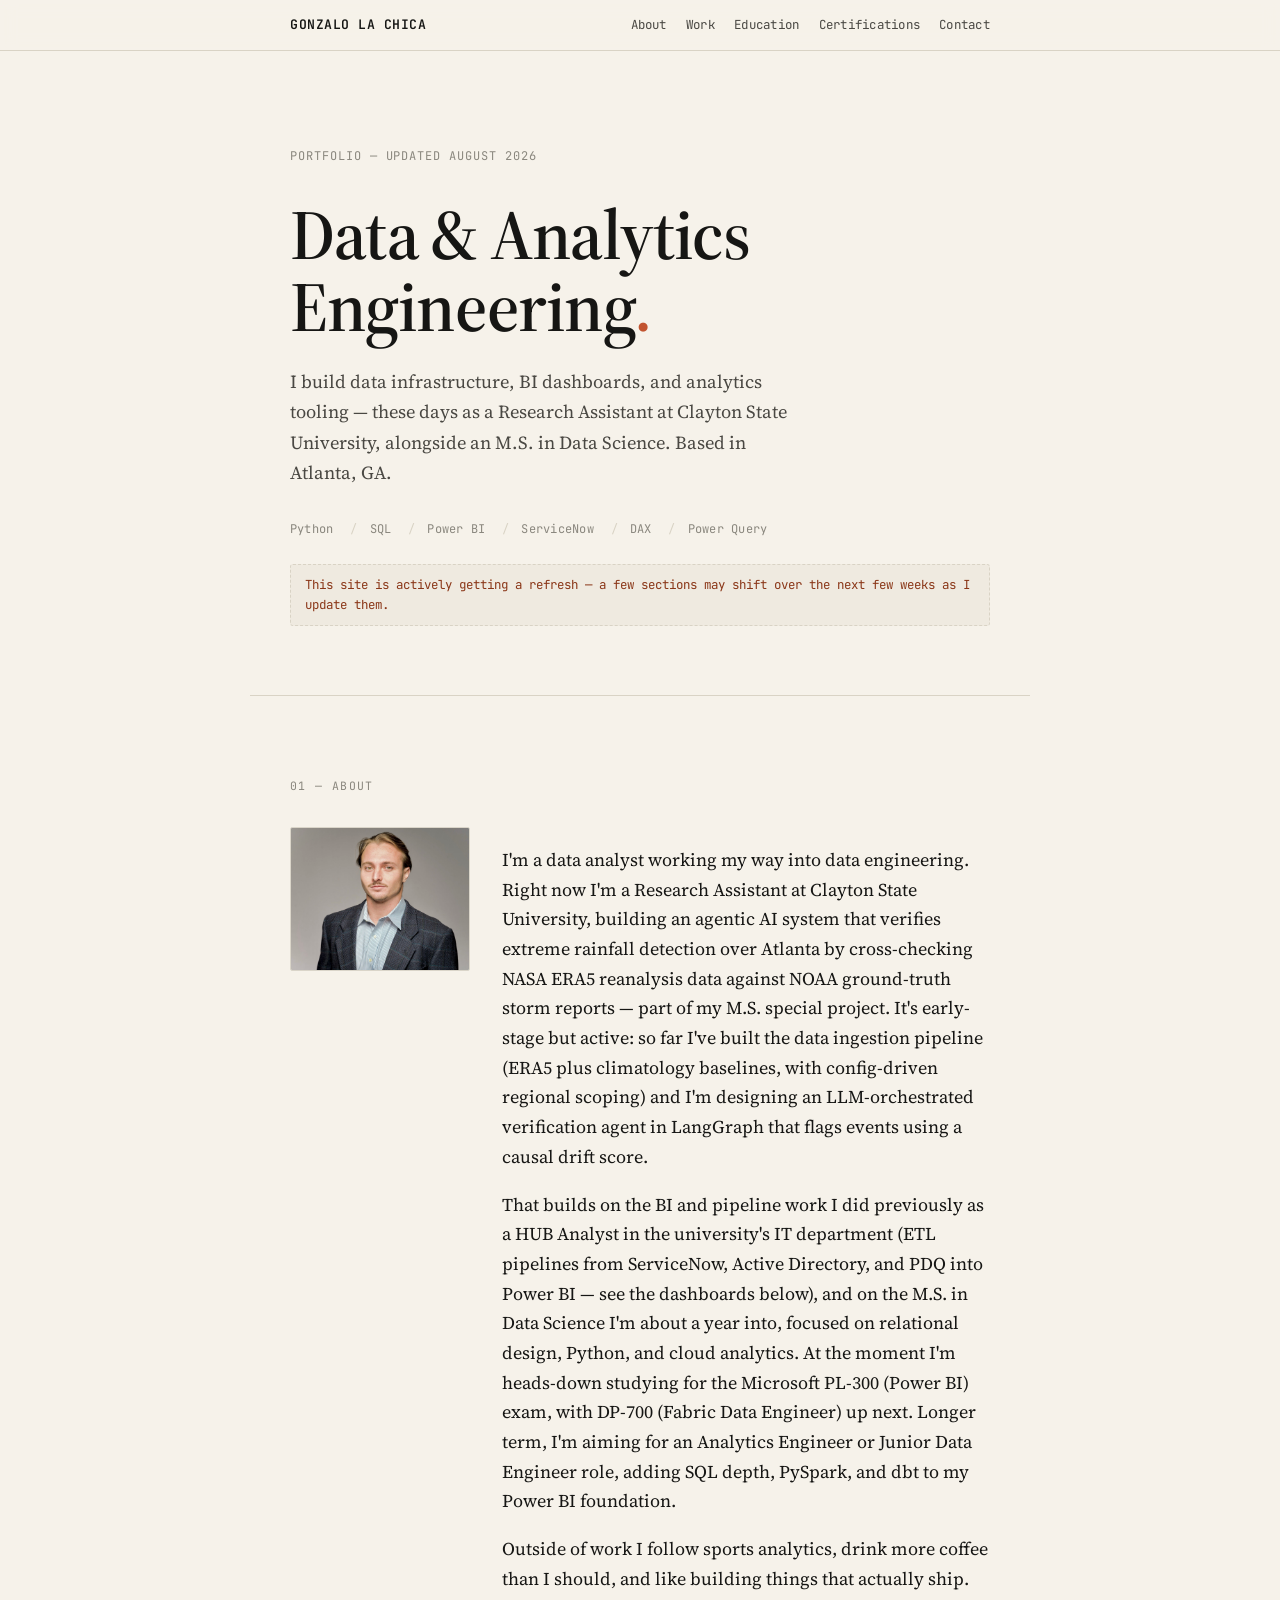
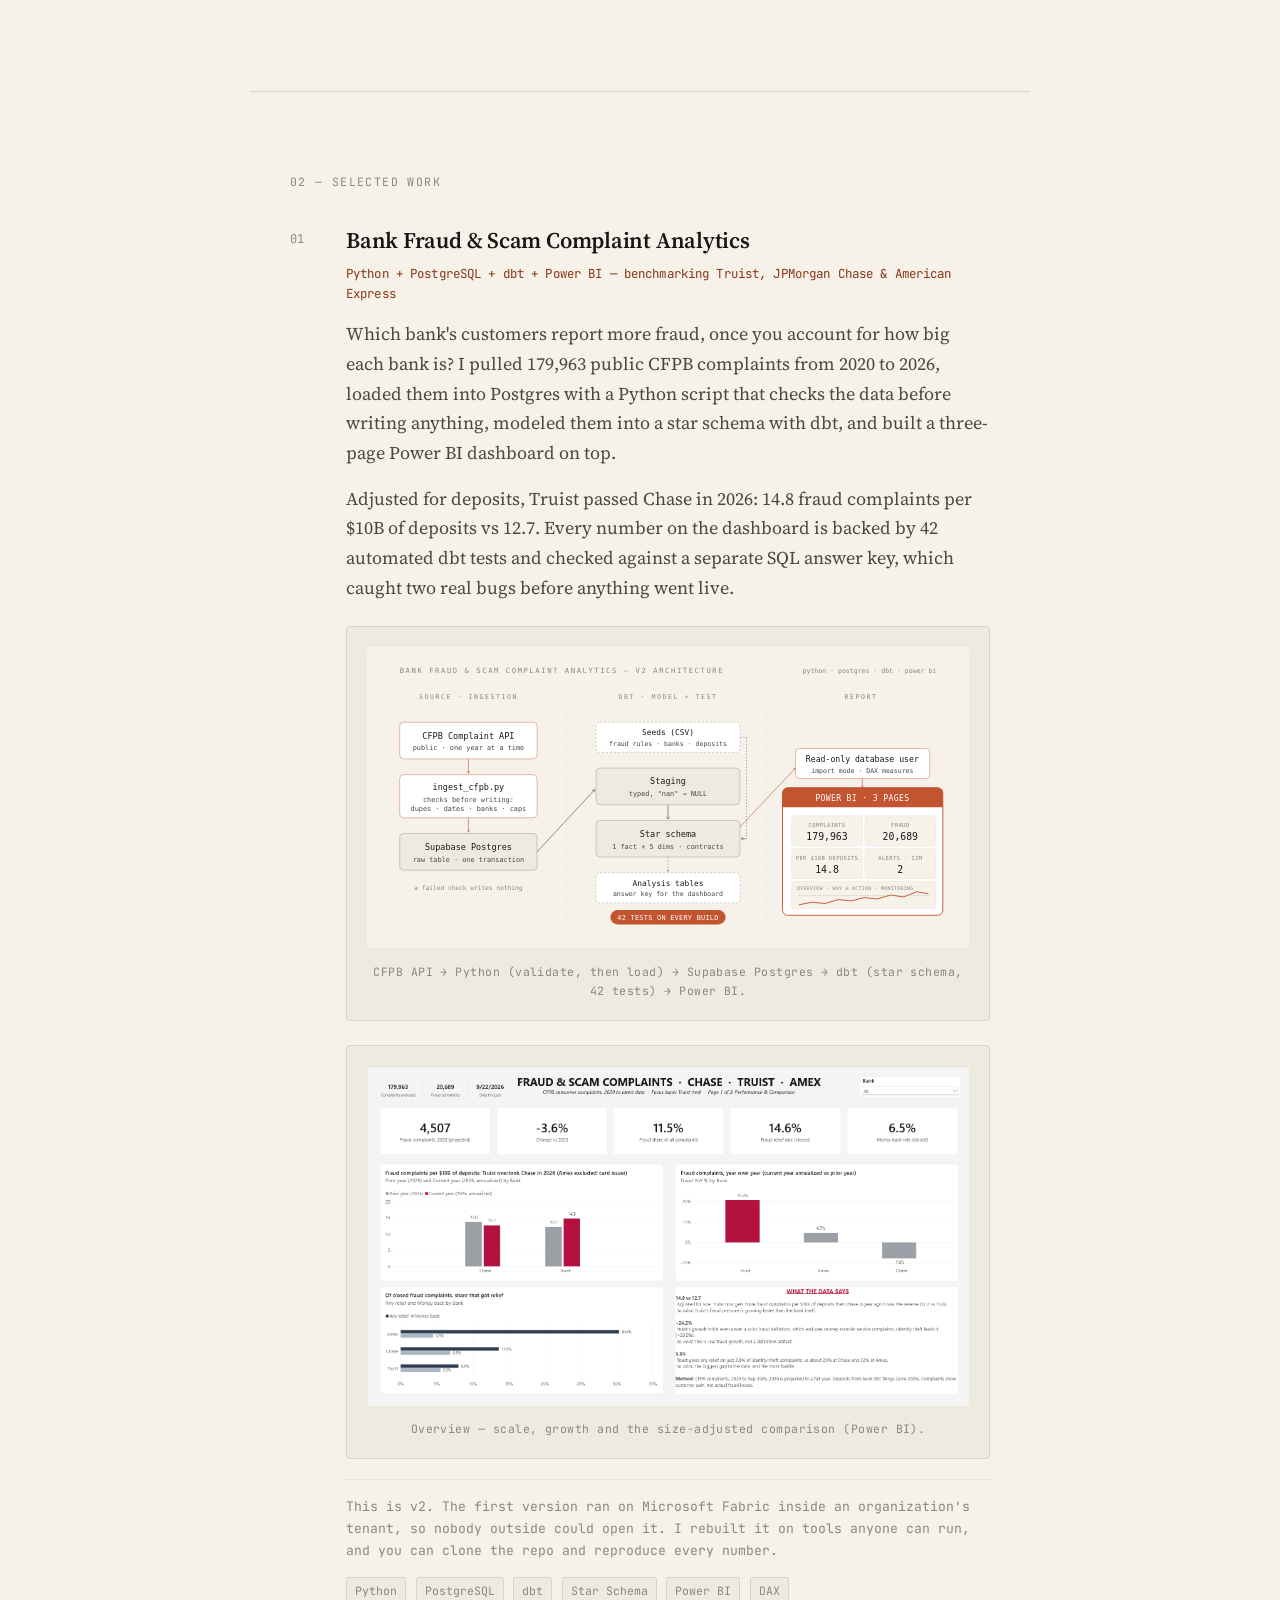
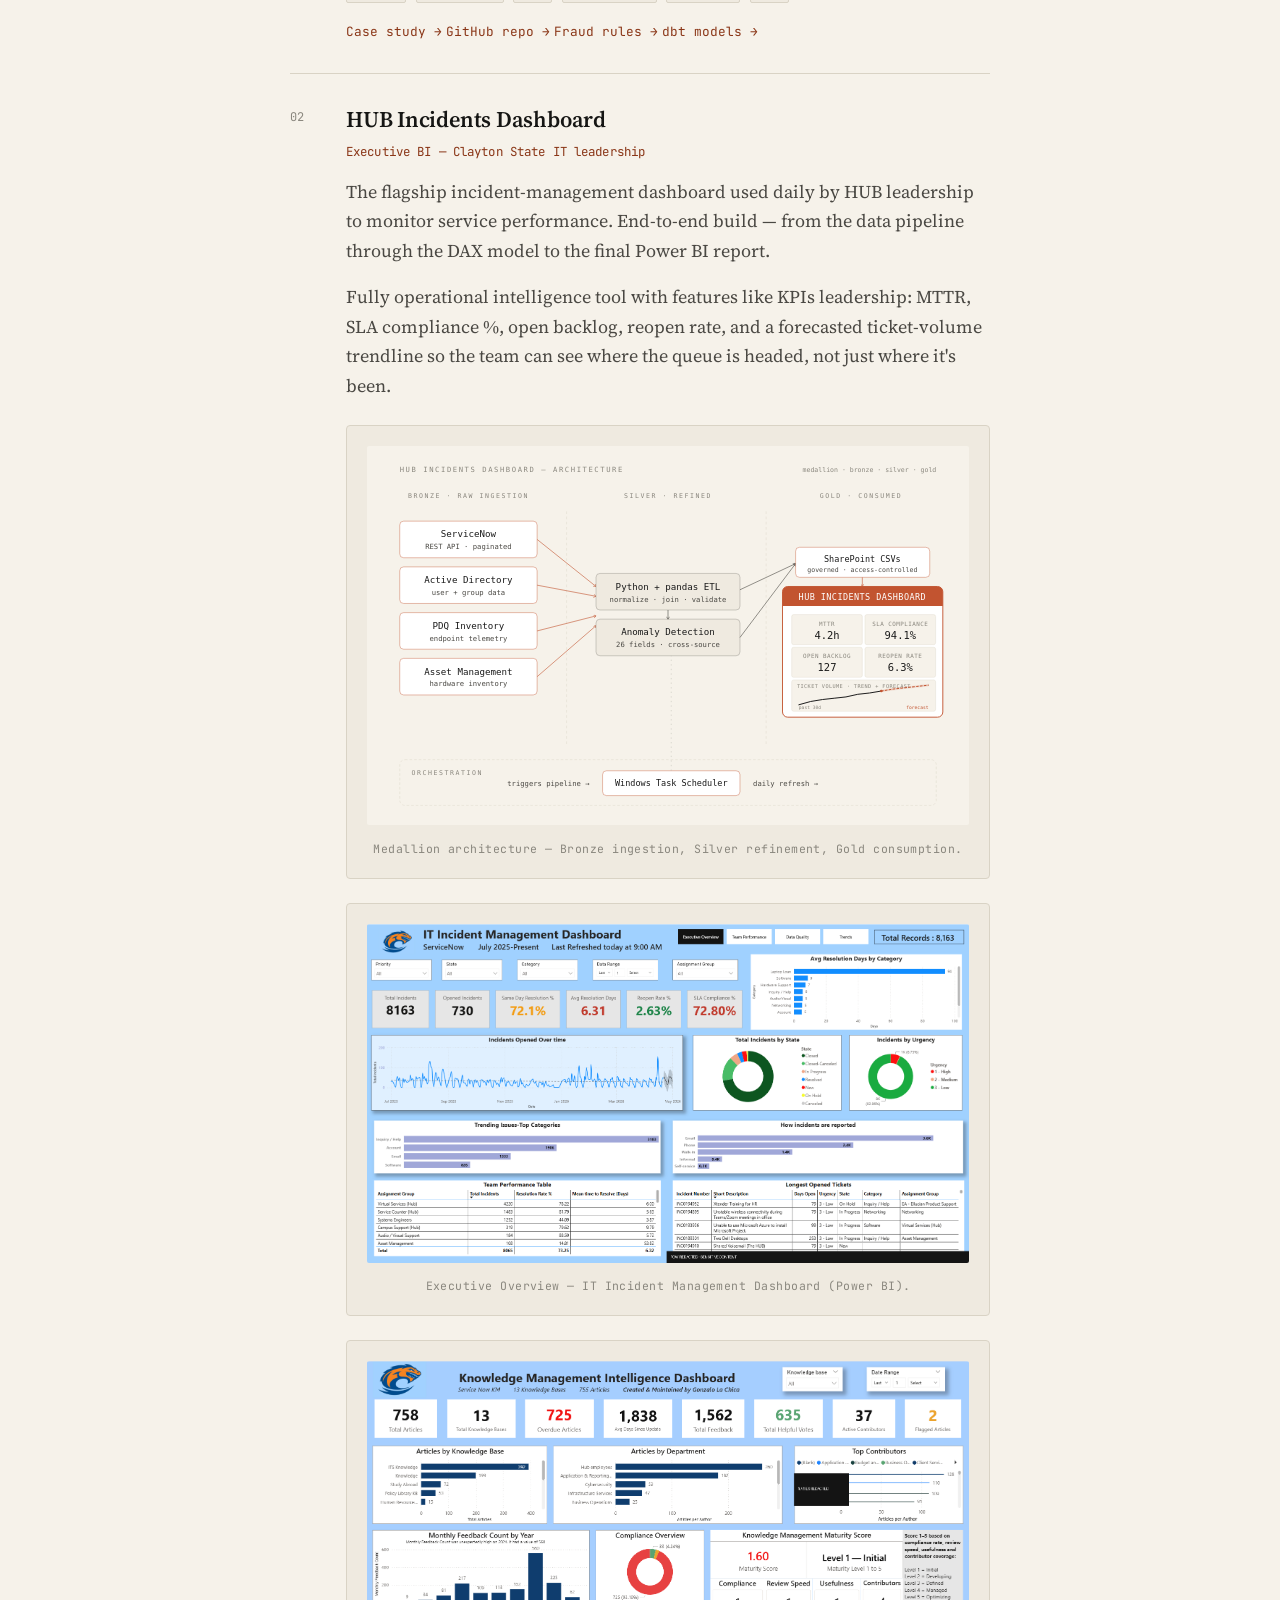
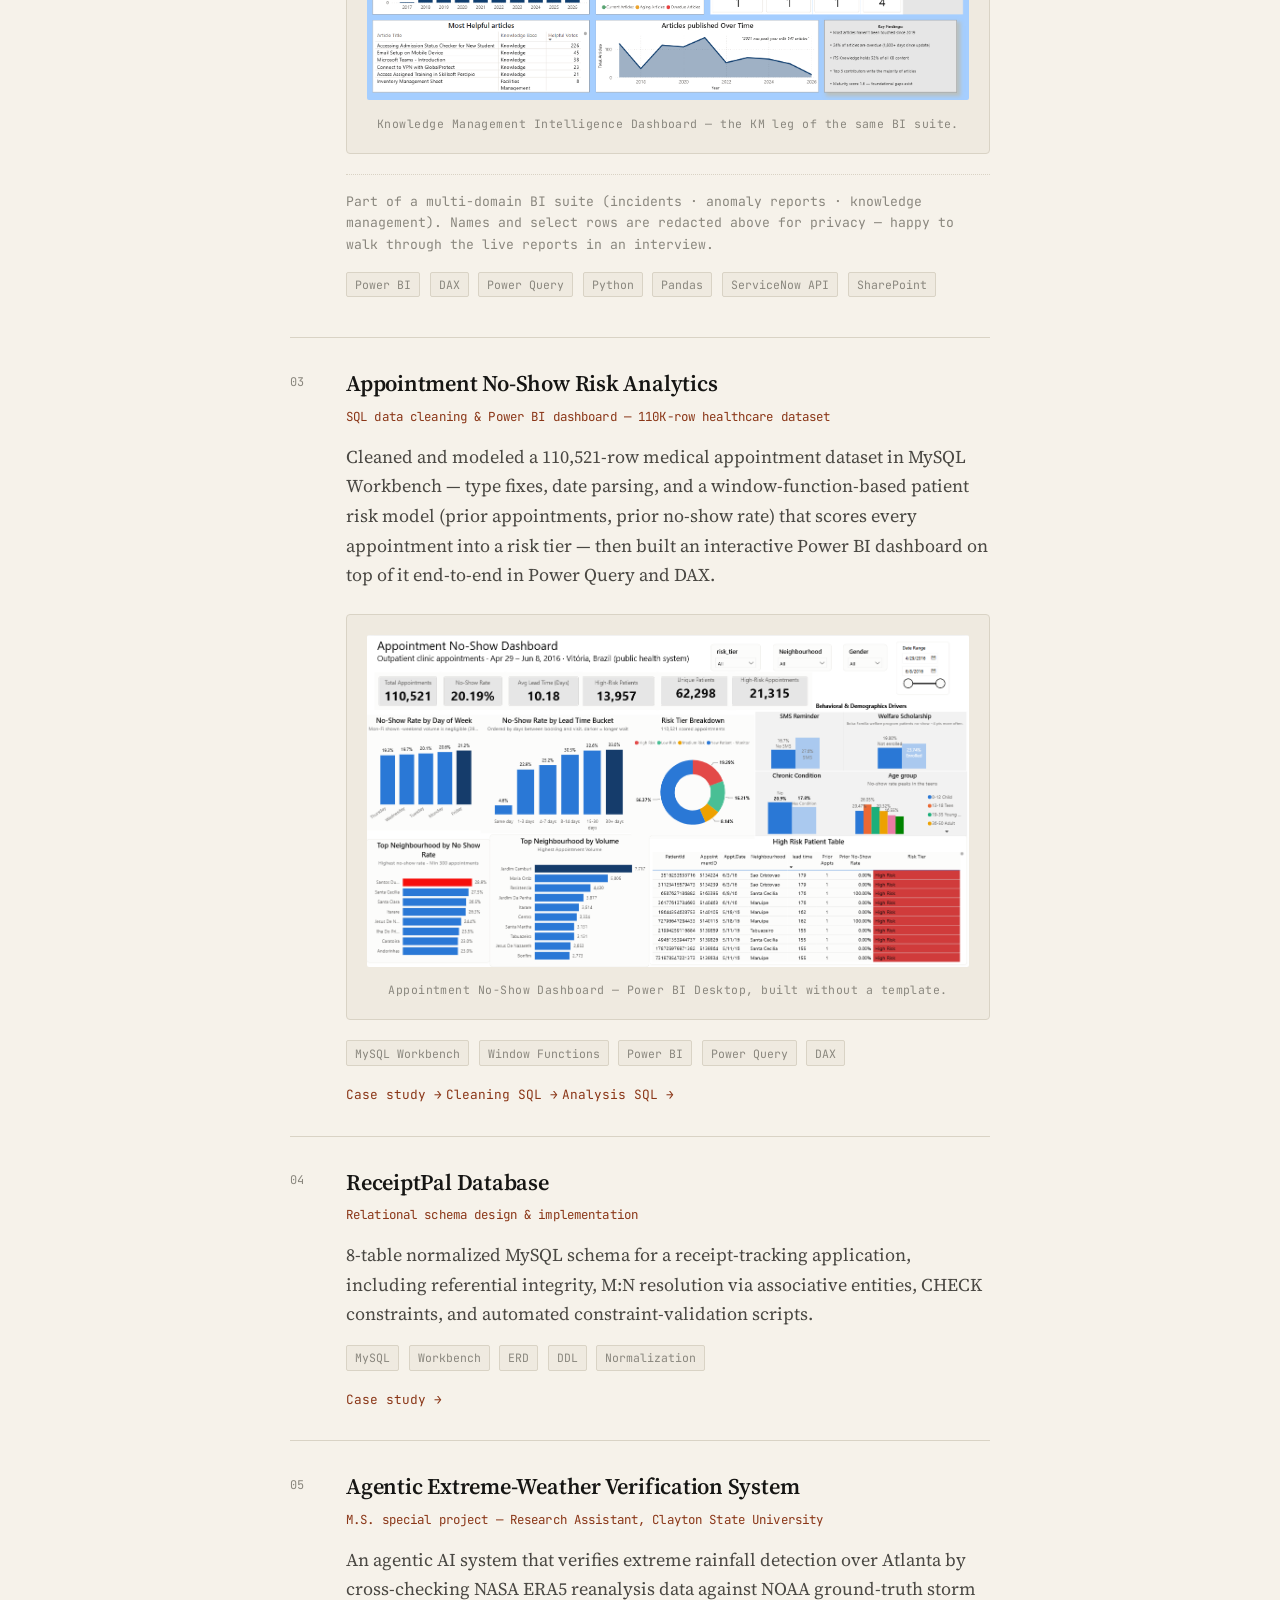
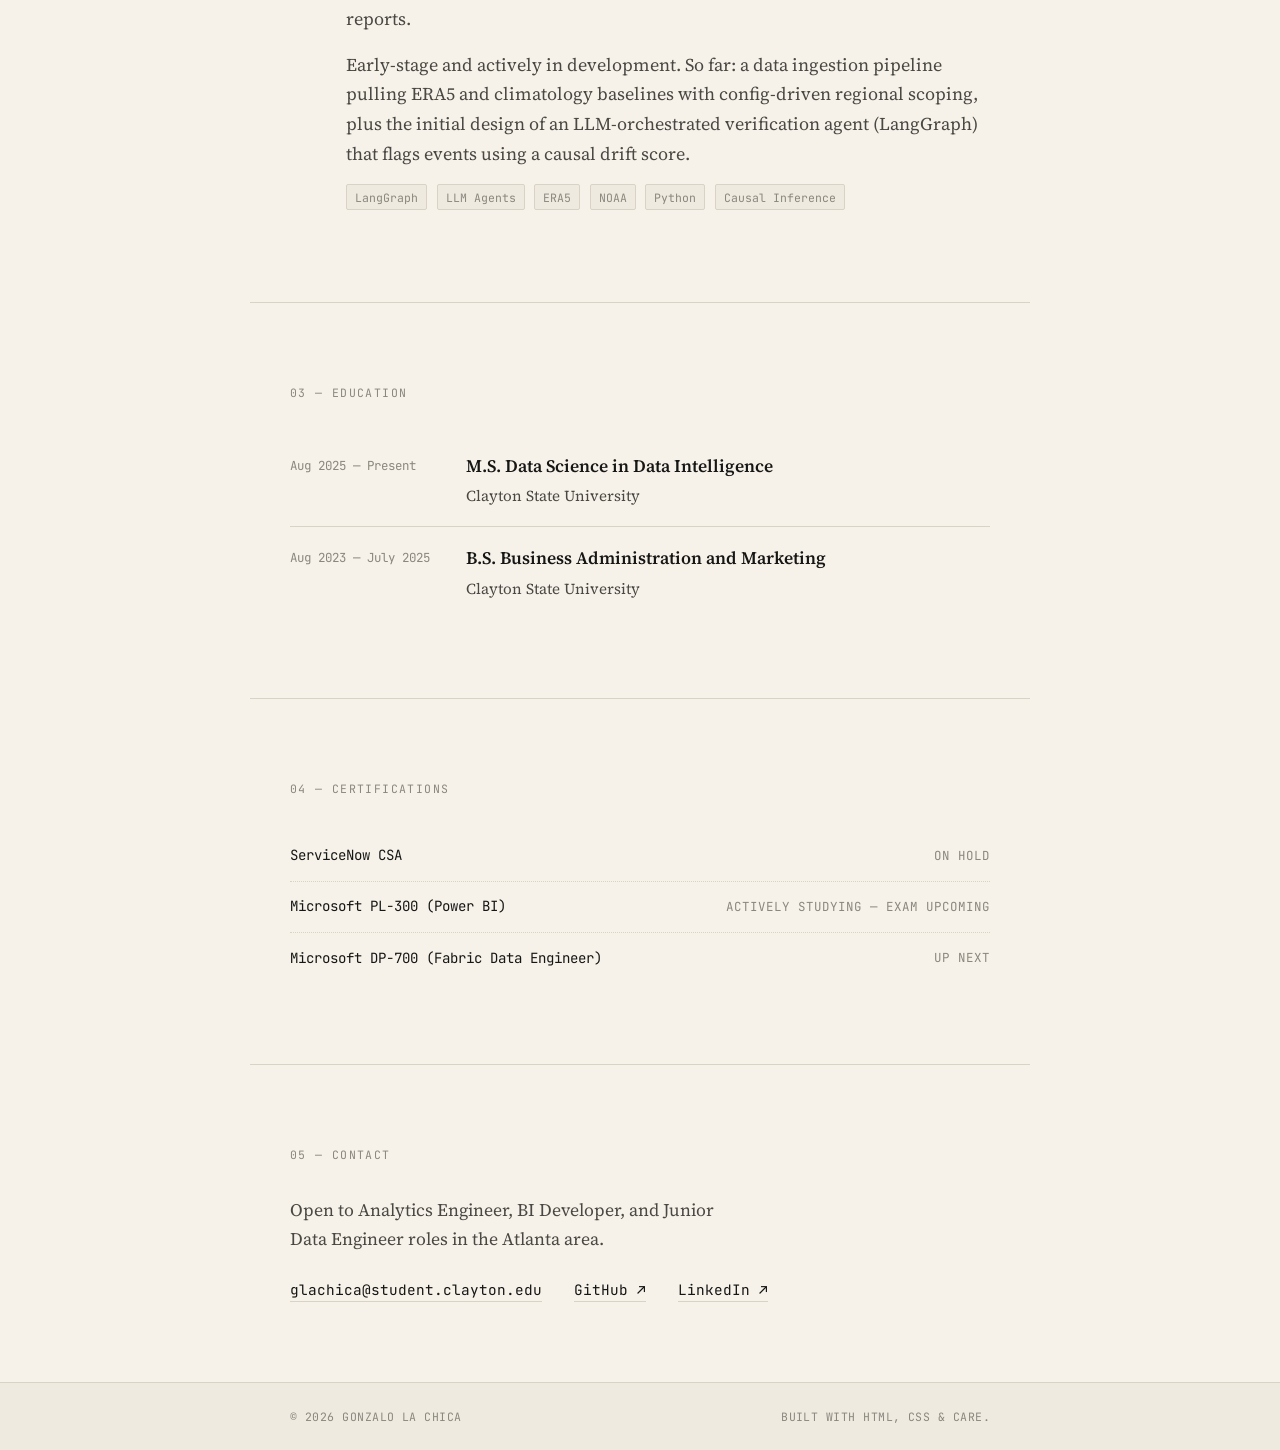
<file: index.html>
<!DOCTYPE html>
<html lang="en">
<head>
  <meta charset="UTF-8" />
  <meta name="viewport" content="width=device-width, initial-scale=1.0" />
  <title>Gonzalo La Chica — Data & Analytics Engineer</title>
  <meta name="description" content="Research Assistant at Clayton State University. Building data infrastructure, BI dashboards, and analytics tooling." />
  <link rel="preconnect" href="https://fonts.googleapis.com" />
  <link rel="preconnect" href="https://fonts.gstatic.com" crossorigin />
  <link href="https://fonts.googleapis.com/css2?family=JetBrains+Mono:wght@400;500;600&family=Source+Serif+4:opsz,wght@8..60,400;8..60,500;8..60,600;8..60,700&display=swap" rel="stylesheet" />
  <link rel="stylesheet" href="style.css" />
</head>
<body>

  <!-- Top bar -->
  <header class="topbar">
    <div class="topbar__inner">
      <a href="#" class="topbar__brand">Gonzalo La Chica</a>
      <nav class="topbar__nav" aria-label="Primary">
        <a href="#about">About</a>
        <a href="#work">Work</a>
        <a href="#education">Education</a>
        <a href="#certifications">Certifications</a>
        <a href="#contact">Contact</a>
      </nav>
    </div>
  </header>

  <!-- Hero -->
  <section class="hero">
    <div class="hero__meta">Portfolio — Updated August 2026</div>
    <h1 class="hero__title">
      Data &amp; Analytics<br />
      Engineering<span class="accent">.</span>
    </h1>
    <p class="hero__lede">
      I build data infrastructure, BI dashboards, and analytics tooling —
      these days as a Research Assistant at Clayton State University,
      alongside an M.S. in Data Science. Based in Atlanta, GA.
    </p>
    <div class="hero__stack">
      <span>Python</span><span>SQL</span><span>Power BI</span><span>ServiceNow</span><span>DAX</span><span>Power Query</span>
    </div>
    <p class="hero__notice">
      This site is actively getting a refresh — a few sections may shift over the next few weeks as I update them.
    </p>
  </section>

  <main>

 <!-- About -->
<section id="about" class="section">
  <div class="section__label">01 — About</div>
  <div class="section__body about__grid">
    <div class="about__photo">
      <img src="assets/profile.jpg" alt="Gonzalo La Chica" />
    </div>
    <div class="about__text">
      <p>
        I'm a data analyst working my way into data engineering. Right now
        I'm a Research Assistant at Clayton State University, building an
        agentic AI system that verifies extreme rainfall detection over
        Atlanta by cross-checking NASA ERA5 reanalysis data against NOAA
        ground-truth storm reports — part of my M.S. special project. It's
        early-stage but active: so far I've built the data ingestion
        pipeline (ERA5 plus climatology baselines, with config-driven
        regional scoping) and I'm designing an LLM-orchestrated
        verification agent in LangGraph that flags events using a causal
        drift score.
      </p>
      <p>
        That builds on the BI and pipeline work I did previously as a HUB
        Analyst in the university's IT department (ETL pipelines from
        ServiceNow, Active Directory, and PDQ into Power BI — see the
        dashboards below), and on the M.S. in Data Science I'm about a year
        into, focused on relational design, Python, and cloud analytics. At
        the moment I'm heads-down studying for the Microsoft PL-300 (Power
        BI) exam, with DP-700 (Fabric Data Engineer) up next. Longer term,
        I'm aiming for an Analytics Engineer or Junior Data Engineer role,
        adding SQL depth, PySpark, and dbt to my Power BI foundation.
      </p>
      <p>
        Outside of work I follow sports analytics, drink more coffee than I
        should, and like building things that actually ship.
      </p>
    </div>
  </div>
</section>

    <!-- Work / Projects -->
    <section id="work" class="section">
      <div class="section__label">02 — Selected Work</div>
      <div class="section__body">

<article class="project project--featured">
          <div class="project__index">01</div>
          <div class="project__content">
            <h3 class="project__title">Bank Fraud &amp; Scam Complaint Analytics</h3>
            <p class="project__kicker">Python + PostgreSQL + dbt + Power BI — benchmarking Truist, JPMorgan Chase &amp; American Express</p>
            <p class="project__desc">
              Which bank's customers report more fraud, once you account for how
              big each bank is? I pulled 179,963 public CFPB complaints from 2020
              to 2026, loaded them into Postgres with a Python script that checks
              the data before writing anything, modeled them into a star schema
              with dbt, and built a three-page Power BI dashboard on top.
            </p>
            <p class="project__desc">
              Adjusted for deposits, Truist passed Chase in 2026: 14.8 fraud
              complaints per $10B of deposits vs 12.7. Every number on the
              dashboard is backed by 42 automated dbt tests and checked against
              a separate SQL answer key, which caught two real bugs before
              anything went live.
            </p>

            <div class="project__figure">
              <img src="assets/bank-fraud-v2-architecture.svg" alt="Architecture diagram: the CFPB complaint API feeds a Python script that validates the data and loads a raw table in Supabase Postgres in one transaction. dbt cleans it, builds a star schema with contracts and 42 tests, and Power BI reads it through a read-only user." />
              <figcaption>CFPB API → Python (validate, then load) → Supabase Postgres → dbt (star schema, 42 tests) → Power BI.</figcaption>
            </div>

            <div class="project__figure">
              <img src="assets/bank-fraud-v2-overview.png" alt="Overview page of the Power BI dashboard: header counters, KPI cards and fraud complaints per $10B of deposits for Chase and Truist." />
              <figcaption>Overview — scale, growth and the size-adjusted comparison (Power BI).</figcaption>
            </div>

            <p class="project__desc project__desc--muted">
              This is v2. The first version ran on Microsoft Fabric inside an
              organization's tenant, so nobody outside could open it. I rebuilt it
              on tools anyone can run, and you can clone the repo and reproduce
              every number.
            </p>

            <div class="project__tags">
              <span>Python</span><span>PostgreSQL</span><span>dbt</span><span>Star Schema</span><span>Power BI</span><span>DAX</span>
            </div>
            <div class="project__links">
              <a href="bank-fraud-case-study.html">Case study →</a>
              <a href="https://github.com/gonzalolachica/bank-fraud-complaint-analytics-v2" target="_blank" rel="noopener">GitHub repo →</a>
              <a href="https://github.com/gonzalolachica/bank-fraud-complaint-analytics-v2/blob/main/fraud_analytics/seeds/fraud_issue_allowlist.csv" target="_blank" rel="noopener">Fraud rules →</a>
              <a href="https://github.com/gonzalolachica/bank-fraud-complaint-analytics-v2/tree/main/fraud_analytics/models" target="_blank" rel="noopener">dbt models →</a>
            </div>
          </div>
        </article>

        <article class="project">
          <div class="project__index">02</div>
          <div class="project__content">
            <h3 class="project__title">HUB Incidents Dashboard</h3>
            <p class="project__kicker">Executive BI — Clayton State IT leadership</p>
            <p class="project__desc">
              The flagship incident-management dashboard used daily by HUB
              leadership to monitor service performance. End-to-end build —
              from the data pipeline through the DAX model to the final
              Power BI report.
            </p>
            <p class="project__desc">
              Fully operational intelligence tool with features like KPIs leadership: MTTR, SLA
              compliance %, open backlog, reopen rate, and a forecasted
              ticket-volume trendline so the team can see where the queue is
              headed, not just where it's been.
            </p>

            <div class="project__figure">
              <img src="assets/hub-architecture.svg" alt="Medallion architecture diagram: Bronze ingestion sources flow into Silver Python and pandas ETL with anomaly detection, then into Gold layer SharePoint CSVs and Power BI dashboard. Windows Task Scheduler orchestrates the daily refresh." />
              <figcaption>Medallion architecture — Bronze ingestion, Silver refinement, Gold consumption.</figcaption>
            </div>

            <div class="project__figure">
              <img src="assets/hub-incidents-dashboard.png" alt="IT Incident Management Dashboard in Power BI, showing total incidents, opened incidents, same-day resolution rate, average resolution days, reopen rate, SLA compliance, resolution trends, and team performance." />
              <figcaption>Executive Overview — IT Incident Management Dashboard (Power BI).</figcaption>
            </div>

            <div class="project__figure">
              <img src="assets/knowledge-management-dashboard.png" alt="Knowledge Management Intelligence Dashboard in Power BI, showing article counts by knowledge base and department, top contributors, feedback trends, compliance overview, and a knowledge management maturity score." />
              <figcaption>Knowledge Management Intelligence Dashboard — the KM leg of the same BI suite.</figcaption>
            </div>

            <p class="project__desc project__desc--muted">
              Part of a multi-domain BI suite (incidents · anomaly reports ·
              knowledge management). Names and select rows are redacted
              above for privacy — happy to walk through the live reports in
              an interview.
            </p>

            <div class="project__tags">
              <span>Power BI</span><span>DAX</span><span>Power Query</span><span>Python</span><span>Pandas</span><span>ServiceNow API</span><span>SharePoint</span>
            </div>
          </div>
        </article>

        <article class="project">
          <div class="project__index">03</div>
          <div class="project__content">
            <h3 class="project__title">Appointment No-Show Risk Analytics</h3>
            <p class="project__kicker">SQL data cleaning &amp; Power BI dashboard — 110K-row healthcare dataset</p>
            <p class="project__desc">
              Cleaned and modeled a 110,521-row medical appointment dataset in MySQL
              Workbench — type fixes, date parsing, and a window-function-based
              patient risk model (prior appointments, prior no-show rate) that scores
              every appointment into a risk tier — then built an interactive Power BI
              dashboard on top of it end-to-end in Power Query and DAX.
            </p>

            <div class="project__figure">
              <img src="assets/no-show-dashboard.png" alt="Appointment No-Show Dashboard in Power BI Desktop, showing KPI cards, no-show rate by day of week and lead time, the risk tier breakdown, top neighbourhoods, behavioral and demographic drivers, and the high-risk patient table." />
              <figcaption>Appointment No-Show Dashboard — Power BI Desktop, built without a template.</figcaption>
            </div>

            <div class="project__tags">
              <span>MySQL Workbench</span><span>Window Functions</span><span>Power BI</span><span>Power Query</span><span>DAX</span>
            </div>
            <div class="project__links">
              <a href="appointment-no-shows-case-study.html">Case study →</a>
              <a href="sql/clinical_appt_cleanup.sql">Cleaning SQL →</a>
              <a href="sql/clinical_appt_analysis.sql">Analysis SQL →</a>
            </div>
          </div>
        </article>

        <article class="project">
          <div class="project__index">04</div>
          <div class="project__content">
            <h3 class="project__title">ReceiptPal Database</h3>
            <p class="project__kicker">Relational schema design &amp; implementation</p>
            <p class="project__desc">
              8-table normalized MySQL schema for a receipt-tracking
              application, including referential integrity, M:N resolution via
              associative entities, CHECK constraints, and automated
              constraint-validation scripts.
            </p>
            <div class="project__tags">
              <span>MySQL</span><span>Workbench</span><span>ERD</span><span>DDL</span><span>Normalization</span>
            </div>
            <div class="project__links">
              <a href="#">Case study →</a>
            </div>
          </div>
        </article>

        <article class="project">
          <div class="project__index">05</div>
          <div class="project__content">
            <h3 class="project__title">Agentic Extreme-Weather Verification System</h3>
            <p class="project__kicker">M.S. special project — Research Assistant, Clayton State University</p>
            <p class="project__desc">
              An agentic AI system that verifies extreme rainfall detection
              over Atlanta by cross-checking NASA ERA5 reanalysis data
              against NOAA ground-truth storm reports.
            </p>
            <p class="project__desc">
              Early-stage and actively in development. So far: a data
              ingestion pipeline pulling ERA5 and climatology baselines with
              config-driven regional scoping, plus the initial design of an
              LLM-orchestrated verification agent (LangGraph) that flags
              events using a causal drift score.
            </p>
            <div class="project__tags">
              <span>LangGraph</span><span>LLM Agents</span><span>ERA5</span><span>NOAA</span><span>Python</span><span>Causal Inference</span>
            </div>
          </div>
        </article>

      </div>
    </section>

    <!-- Education -->
    <section id="education" class="section">
      <div class="section__label">03 — Education</div>
      <div class="section__body">

        <div class="entry">
          <div class="entry__when">Aug 2025 — Present</div>
          <div class="entry__what">
            <h3>M.S. Data Science in Data Intelligence</h3>
            <p>Clayton State University</p>
          </div>
        </div>

        <div class="entry">
          <div class="entry__when">Aug 2023 — July 2025</div>
          <div class="entry__what">
            <h3>B.S. Business Administration and Marketing</h3>
            <p>Clayton State University</p>
          </div>
        </div>

      </div>
    </section>

    <!-- Certifications -->
    <section id="certifications" class="section">
      <div class="section__label">04 — Certifications</div>
      <div class="section__body">
        <ul class="cert-list">
          <li><span class="cert-list__name">ServiceNow CSA</span> <span class="cert-list__status">On hold</span></li>
          <li><span class="cert-list__name">Microsoft PL-300 (Power BI)</span> <span class="cert-list__status">Actively studying — exam upcoming</span></li>
          <li><span class="cert-list__name">Microsoft DP-700 (Fabric Data Engineer)</span> <span class="cert-list__status">Up next</span></li>
        </ul>
      </div>
    </section>

    <!-- Contact -->
    <section id="contact" class="section section--contact">
      <div class="section__label">05 — Contact</div>
      <div class="section__body">
        <p class="contact__lede">
          Open to Analytics Engineer, BI Developer, and Junior Data Engineer
          roles in the Atlanta area.
        </p>
        <div class="contact__links">
          <a href="mailto:your.email@example.com">glachica@student.clayton.edu</a>
          <a href="https://github.com/gonzalolachica" target="_blank" rel="noopener">GitHub ↗</a>
          <a href="https://www.linkedin.com/in/gonzalolachica/" target="_blank" rel="noopener">LinkedIn ↗</a>
        </div>
      </div>
    </section>

  </main>

  <footer class="footer">
    <div class="footer__inner">
      <span>© 2026 Gonzalo La Chica</span>
      <span>Built with HTML, CSS &amp; care.</span>
    </div>
  </footer>

  <script src="script.js"></script>
</body>
</html>
</file>
<file: style.css>
/* =====================================================================
   Gonzalo La Chica — Portfolio Styles
   Aesthetic: editorial / technical — warm cream background, near-black
   text, single terracotta accent, monospace headings + serif body.
   ===================================================================== */

:root {
  --bg:        #f6f2ea;
  --bg-alt:    #efeae0;
  --ink:       #161614;
  --ink-soft:  #4a4843;
  --ink-faint: #8a877e;
  --rule:      #d9d3c5;
  --accent:    #c25430;
  --accent-ink:#8a3617;

  --font-mono:  "JetBrains Mono", ui-monospace, SFMono-Regular, Menlo, monospace;
  --font-serif: "Source Serif 4", "Source Serif Pro", Georgia, serif;

  --max: 780px;
  --pad: clamp(1.25rem, 4vw, 2.5rem);
}

* { box-sizing: border-box; }

html { scroll-behavior: smooth; }

body {
  margin: 0;
  background: var(--bg);
  color: var(--ink);
  font-family: var(--font-serif);
  font-size: 18px;
  line-height: 1.65;
  -webkit-font-smoothing: antialiased;
  text-rendering: optimizeLegibility;
}

a {
  color: var(--ink);
  text-decoration: none;
  border-bottom: 1px solid var(--rule);
  transition: color .15s ease, border-color .15s ease;
}
a:hover { color: var(--accent); border-color: var(--accent); }

.accent { color: var(--accent); }

/* ---------- Top bar ---------- */
.topbar {
  position: sticky;
  top: 0;
  z-index: 10;
  background: color-mix(in srgb, var(--bg) 92%, transparent);
  backdrop-filter: saturate(140%) blur(8px);
  border-bottom: 1px solid var(--rule);
}
.topbar__inner {
  max-width: var(--max);
  margin: 0 auto;
  padding: .9rem var(--pad);
  display: flex;
  align-items: baseline;
  justify-content: space-between;
  gap: 1.5rem;
}
.topbar__brand {
  font-family: var(--font-mono);
  font-weight: 600;
  font-size: .82rem;
  letter-spacing: .04em;
  text-transform: uppercase;
  border: none;
}
.topbar__nav {
  display: flex;
  gap: 1.2rem;
  font-family: var(--font-mono);
  font-size: .78rem;
  letter-spacing: .02em;
}
.topbar__nav a {
  border: none;
  color: var(--ink-soft);
}
.topbar__nav a:hover { color: var(--accent); }

@media (max-width: 640px) {
  .topbar__nav { gap: .75rem; font-size: .7rem; }
  .topbar__nav a:nth-child(n+4) { display: none; } /* hide last items on small screens */
}

/* ---------- Hero ---------- */
.hero {
  max-width: var(--max);
  margin: 0 auto;
  padding: clamp(3.5rem, 10vw, 6rem) var(--pad) clamp(2rem, 6vw, 3.5rem);
}
.hero__meta {
  font-family: var(--font-mono);
  font-size: .75rem;
  letter-spacing: .08em;
  text-transform: uppercase;
  color: var(--ink-faint);
  margin-bottom: 2rem;
}
.hero__title {
  font-family: var(--font-serif);
  font-weight: 600;
  font-size: clamp(2.6rem, 7vw, 4.4rem);
  line-height: 1.02;
  letter-spacing: -0.02em;
  margin: 0 0 1.5rem;
}
.hero__lede {
  font-size: 1.15rem;
  color: var(--ink-soft);
  max-width: 58ch;
  margin: 0 0 2rem;
}
.hero__stack {
  display: flex;
  flex-wrap: wrap;
  gap: .4rem .75rem;
  font-family: var(--font-mono);
  font-size: .75rem;
  color: var(--ink-faint);
  letter-spacing: .02em;
}
.hero__stack span::after { content: " /"; margin-left: .6rem; color: var(--rule); }
.hero__stack span:last-child::after { content: ""; }

.hero__notice {
  margin-top: 1.5rem;
  padding: .6rem .9rem;
  font-family: var(--font-mono);
  font-size: .78rem;
  color: var(--accent-ink);
  background: var(--bg-alt);
  border: 1px dashed var(--rule);
  border-radius: 3px;
  display: inline-block;
}

/* ---------- Section scaffold ---------- */
.section {
  max-width: var(--max);
  margin: 0 auto;
  padding: clamp(3rem, 7vw, 5rem) var(--pad);
  border-top: 1px solid var(--rule);
}
.section__label {
  font-family: var(--font-mono);
  font-size: .72rem;
  letter-spacing: .12em;
  text-transform: uppercase;
  color: var(--ink-faint);
  margin-bottom: 2rem;
}
.section__body > p + p { margin-top: 1rem; }

/* ---------- Projects ---------- */
.project {
  display: grid;
  grid-template-columns: 2.5rem 1fr;
  gap: 1rem;
  padding: 1.75rem 0;
  border-bottom: 1px solid var(--rule);
}
.project:first-of-type { padding-top: 0; }
.project:last-of-type  { border-bottom: none; padding-bottom: 0; }

.project__index {
  font-family: var(--font-mono);
  font-size: .75rem;
  color: var(--ink-faint);
  padding-top: .4rem;
}
.project__title {
  font-family: var(--font-serif);
  font-weight: 600;
  font-size: 1.4rem;
  letter-spacing: -0.01em;
  margin: 0 0 .2rem;
}
.project__kicker {
  font-family: var(--font-mono);
  font-size: .78rem;
  color: var(--accent-ink);
  margin: 0 0 .9rem;
  letter-spacing: .01em;
}
.project__desc {
  margin: 0 0 1rem;
  color: var(--ink-soft);
}
.project__tags {
  display: flex;
  flex-wrap: wrap;
  gap: .35rem .6rem;
  font-family: var(--font-mono);
  font-size: .72rem;
  color: var(--ink-faint);
  margin-bottom: .75rem;
}
.project__tags span {
  padding: .15rem .5rem;
  border: 1px solid var(--rule);
  border-radius: 2px;
  background: var(--bg-alt);
}
.project__links a {
  font-family: var(--font-mono);
  font-size: .8rem;
  border: none;
  color: var(--accent-ink);
}
.project__links a:hover { color: var(--accent); }

/* ---------- Entries (education) ---------- */
.entry {
  display: grid;
  grid-template-columns: 10rem 1fr;
  gap: 1rem;
  padding: 1.1rem 0;
  border-bottom: 1px solid var(--rule);
}
.entry:last-child { border-bottom: none; }
.entry__when {
  font-family: var(--font-mono);
  font-size: .78rem;
  color: var(--ink-faint);
  padding-top: .25rem;
}
.entry__what h3 {
  margin: 0 0 .15rem;
  font-weight: 600;
  font-size: 1.1rem;
}
.entry__what p {
  margin: 0;
  color: var(--ink-soft);
  font-size: .95rem;
}

@media (max-width: 560px) {
  .entry { grid-template-columns: 1fr; gap: .2rem; }
}

/* ---------- Certifications ---------- */
.cert-list {
  list-style: none;
  padding: 0;
  margin: 0;
}
.cert-list li {
  display: flex;
  justify-content: space-between;
  gap: 1rem;
  padding: .85rem 0;
  border-bottom: 1px dotted var(--rule);
  font-family: var(--font-mono);
  font-size: .88rem;
}
.cert-list li:last-child { border-bottom: none; }
.cert-list__name { color: var(--ink); }
.cert-list__status {
  color: var(--ink-faint);
  font-size: .78rem;
  text-transform: uppercase;
  letter-spacing: .08em;
  padding-top: .1rem;
}

/* ---------- Contact ---------- */
.section--contact { padding-bottom: 5rem; }
.contact__lede {
  font-size: 1.1rem;
  color: var(--ink-soft);
  margin: 0 0 1.5rem;
  max-width: 50ch;
}
.contact__links {
  display: flex;
  flex-wrap: wrap;
  gap: 1rem 2rem;
  font-family: var(--font-mono);
  font-size: .9rem;
}

/* ---------- Footer ---------- */
.footer {
  border-top: 1px solid var(--rule);
  background: var(--bg-alt);
}
.footer__inner {
  max-width: var(--max);
  margin: 0 auto;
  padding: 1.5rem var(--pad);
  display: flex;
  justify-content: space-between;
  gap: 1rem;
  font-family: var(--font-mono);
  font-size: .72rem;
  color: var(--ink-faint);
  letter-spacing: .04em;
  text-transform: uppercase;
}
@media (max-width: 560px) {
  .footer__inner { flex-direction: column; gap: .3rem; }
}

/* ---------- About grid with photo ---------- */
.about__grid {
  display: grid;
  grid-template-columns: 180px 1fr;
  gap: 2rem;
  align-items: start;
}
.about__photo img {
  width: 100%;
  border-radius: 2px;
  filter: grayscale(15%) contrast(1.02);
  border: 1px solid var(--rule);
  display: block;
}
.about__text > p + p { margin-top: 1rem; }

@media (max-width: 560px) {
  .about__grid {
    grid-template-columns: 1fr;
    gap: 1.5rem;
  }
  .about__photo {
    max-width: 180px;
  }
}

/* ---------- Featured project figure ---------- */
.project--featured .project__desc:first-of-type {
  font-size: 1.02rem;
}

.project__figure {
  margin: 1.5rem 0 1.25rem;
  padding: 1.25rem;
  background: var(--bg-alt);
  border: 1px solid var(--rule);
  border-radius: 4px;
}
.project__figure img {
  width: 100%;
  height: auto;
  display: block;
  border-radius: 2px;
}
.project__figure figcaption {
  font-family: var(--font-mono);
  font-size: .72rem;
  color: var(--ink-faint);
  letter-spacing: .04em;
  margin-top: .85rem;
  text-align: center;
}

.project__desc--muted {
  font-family: var(--font-mono);
  font-size: .82rem;
  color: var(--ink-faint);
  border-top: 1px dotted var(--rule);
  padding-top: 1rem;
  margin-top: 1.25rem;
}


/* ---------- Reveal on scroll ---------- */
.section, .project, .entry {
  opacity: 0;
  transform: translateY(12px);
  transition: opacity .6s ease, transform .6s ease;
}
.section.is-visible,
.project.is-visible,
.entry.is-visible {
  opacity: 1;
  transform: none;
}
@media (prefers-reduced-motion: reduce) {
  .section, .project, .entry { opacity: 1; transform: none; transition: none; }
  html { scroll-behavior: auto; }
}
</file>
